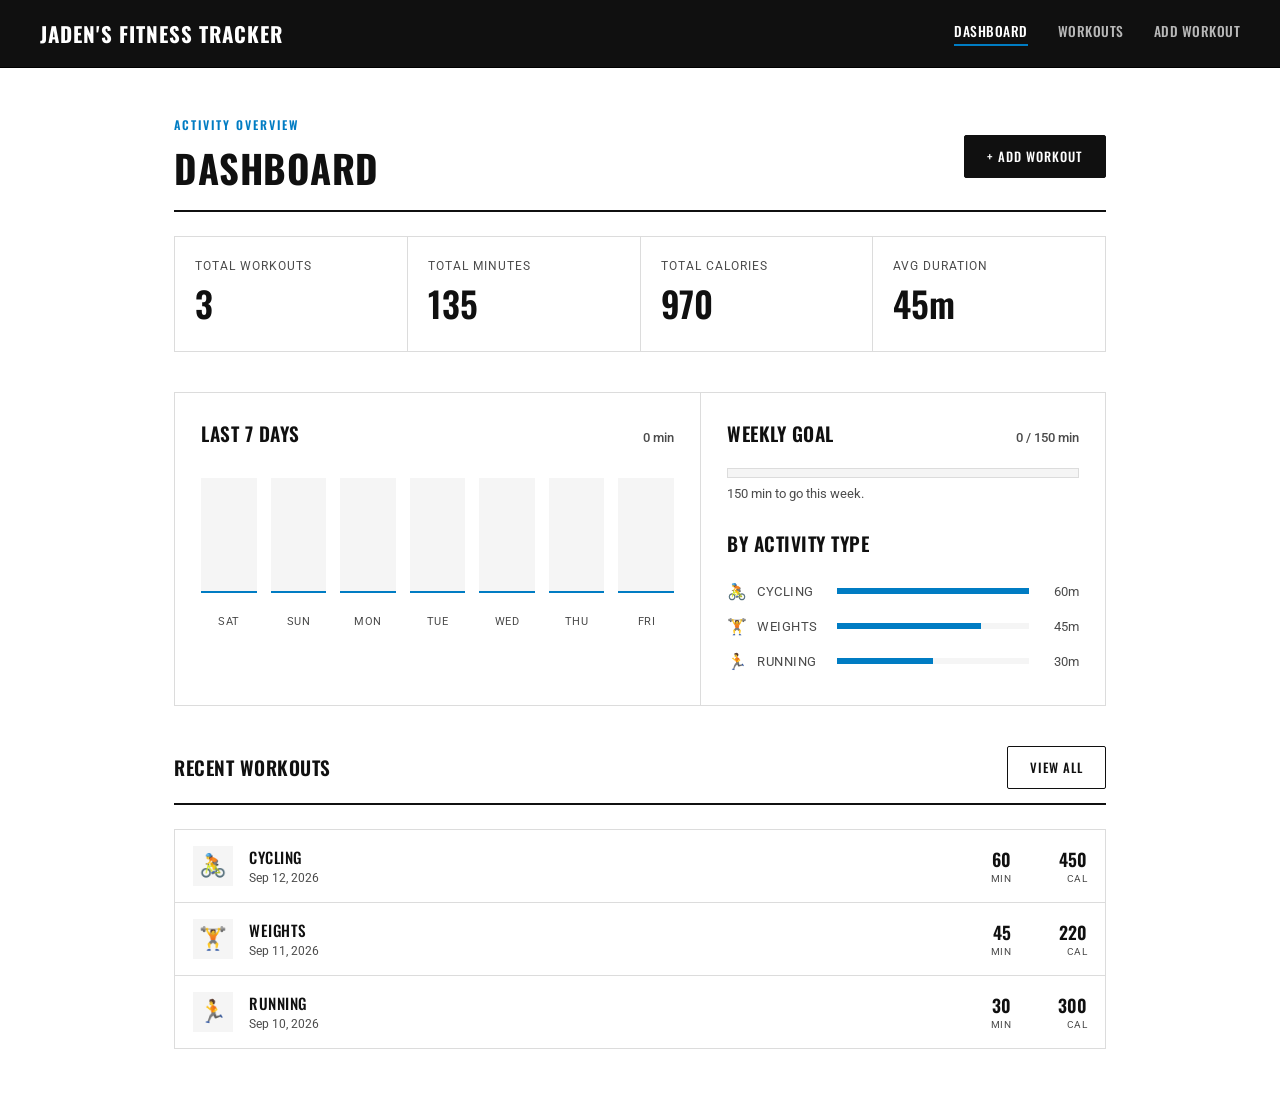
<file: index.html>
<!DOCTYPE html>
<html lang="en">
<head>
<meta charset="UTF-8">
<title>Fitness Tracker - Dashboard</title>
<link rel="stylesheet" href="style.css">
</head>
<body>

<nav>
  <span class="brand">Jaden's Fitness Tracker</span>
  <a href="index.html" class="active">Dashboard</a>
  <a href="workouts.html">Workouts</a>
  <a href="workout-form.html">Add Workout</a>
</nav>

<main>
  <div class="top-bar">
    <div>
      <div class="eyebrow">Activity Overview</div>
      <h1 style="margin:0;">Dashboard</h1>
    </div>
    <a href="workout-form.html" class="btn">+ Add Workout</a>
  </div>

  <div class="stats-grid">
    <div class="stat-card">
      <div class="label">Total Workouts</div>
      <div class="value" id="stat-count">0</div>
    </div>
    <div class="stat-card">
      <div class="label">Total Minutes</div>
      <div class="value" id="stat-minutes">0</div>
    </div>
    <div class="stat-card">
      <div class="label">Total Calories</div>
      <div class="value" id="stat-calories">0</div>
    </div>
    <div class="stat-card">
      <div class="label">Avg Duration</div>
      <div class="value" id="stat-avg">0</div>
    </div>
  </div>

  <div class="dash-grid">

    <div class="panel">
      <div class="panel-head">
        <h2>Last 7 Days</h2>
        <span class="panel-sub" id="week-total">0 min</span>
      </div>
      <div class="bar-chart" id="week-chart"></div>
    </div>

    <div class="panel">
      <div class="panel-head">
        <h2>Weekly Goal</h2>
        <span class="panel-sub" id="goal-label">0 / 150 min</span>
      </div>
      <div class="goal-track">
        <div class="goal-fill" id="goal-fill"></div>
      </div>
      <div class="goal-note" id="goal-note"></div>

      <h2 style="margin-top:28px;">By Activity Type</h2>
      <div id="type-breakdown"></div>
    </div>

  </div>

  <div class="top-bar" style="margin-top:40px;">
    <h2 style="margin:0;">Recent Workouts</h2>
    <a href="workouts.html" class="btn btn-secondary">View All</a>
  </div>

  <div id="recent-list"></div>
  <p class="empty" id="empty-msg" style="display:none;">No workouts logged yet. Add your first one!</p>
</main>

<script src="app.js"></script>
<script>
  seedIfEmpty();
  const ICONS = {
    Running: '🏃', Cycling: '🚴', Weights: '🏋️', Yoga: '🧘', Swimming: '🏊', Other: '⚡'
  };

  const workouts = getWorkouts().sort((a, b) => new Date(b.date) - new Date(a.date));

  // --- Top stat cards ---
  document.getElementById('stat-count').textContent = workouts.length;
  const totalMinutes = workouts.reduce((sum, w) => sum + Number(w.duration), 0);
  const totalCalories = workouts.reduce((sum, w) => sum + Number(w.calories || 0), 0);
  document.getElementById('stat-minutes').textContent = totalMinutes;
  document.getElementById('stat-calories').textContent = totalCalories;
  document.getElementById('stat-avg').textContent = workouts.length
    ? Math.round(totalMinutes / workouts.length) + 'm'
    : '0m';

  // --- Last 7 days bar chart ---
  const days = [];
  for (let i = 6; i >= 0; i--) {
    const d = new Date();
    d.setDate(d.getDate() - i);
    days.push(d.toISOString().split('T')[0]);
  }
  const minutesByDay = days.map(day =>
    workouts.filter(w => w.date === day).reduce((sum, w) => sum + Number(w.duration), 0)
  );
  const weekTotal = minutesByDay.reduce((a, b) => a + b, 0);
  document.getElementById('week-total').textContent = weekTotal + ' min';

  const maxMin = Math.max(...minutesByDay, 30);
  const chart = document.getElementById('week-chart');
  days.forEach((day, i) => {
    const pct = Math.round((minutesByDay[i] / maxMin) * 100);
    const label = new Date(day + 'T00:00:00').toLocaleDateString('en-US', { weekday: 'short' });
    const col = document.createElement('div');
    col.className = 'bar-col';
    col.innerHTML = `
      <div class="bar-track">
        <div class="bar-fill" style="height:${pct}%"></div>
      </div>
      <div class="bar-val">${minutesByDay[i] || ''}</div>
      <div class="bar-label">${label}</div>`;
    chart.appendChild(col);
  });

  // --- Weekly goal ---
  const GOAL = 150;
  const goalPct = Math.min(100, Math.round((weekTotal / GOAL) * 100));
  document.getElementById('goal-label').textContent = `${weekTotal} / ${GOAL} min`;
  document.getElementById('goal-fill').style.width = goalPct + '%';
  document.getElementById('goal-note').textContent = weekTotal >= GOAL
    ? 'Goal reached this week. Great work.'
    : `${GOAL - weekTotal} min to go this week.`;

  // --- By type breakdown ---
  const byType = {};
  workouts.forEach(w => { byType[w.type] = (byType[w.type] || 0) + Number(w.duration); });
  const typeEl = document.getElementById('type-breakdown');
  const typeEntries = Object.entries(byType).sort((a, b) => b[1] - a[1]);
  if (typeEntries.length === 0) {
    typeEl.innerHTML = '<p class="empty" style="padding:16px 0;">No data yet</p>';
  } else {
    const maxType = typeEntries[0][1];
    typeEntries.forEach(([type, mins]) => {
      const row = document.createElement('div');
      row.className = 'type-row';
      row.innerHTML = `
        <span class="type-icon">${ICONS[type] || '⚡'}</span>
        <span class="type-name">${type}</span>
        <div class="type-track"><div class="type-fill" style="width:${Math.round((mins / maxType) * 100)}%"></div></div>
        <span class="type-mins">${mins}m</span>`;
      typeEl.appendChild(row);
    });
  }

  // --- Recent workouts as cards ---
  const list = document.getElementById('recent-list');
  if (workouts.length === 0) {
    document.getElementById('empty-msg').style.display = 'block';
  } else {
    workouts.slice(0, 5).forEach(w => {
      const item = document.createElement('div');
      item.className = 'activity-row';
      item.innerHTML = `
        <span class="activity-icon">${ICONS[w.type] || '⚡'}</span>
        <div class="activity-main">
          <div class="activity-type">${w.type}</div>
          <div class="activity-date">${new Date(w.date + 'T00:00:00').toLocaleDateString('en-US', { month: 'short', day: 'numeric', year: 'numeric' })}</div>
        </div>
        <div class="activity-metric"><span>${w.duration}</span><small>min</small></div>
        <div class="activity-metric"><span>${w.calories || 0}</span><small>cal</small></div>`;
      list.appendChild(item);
    });
  }
</script>

</body>
</html>
</file>
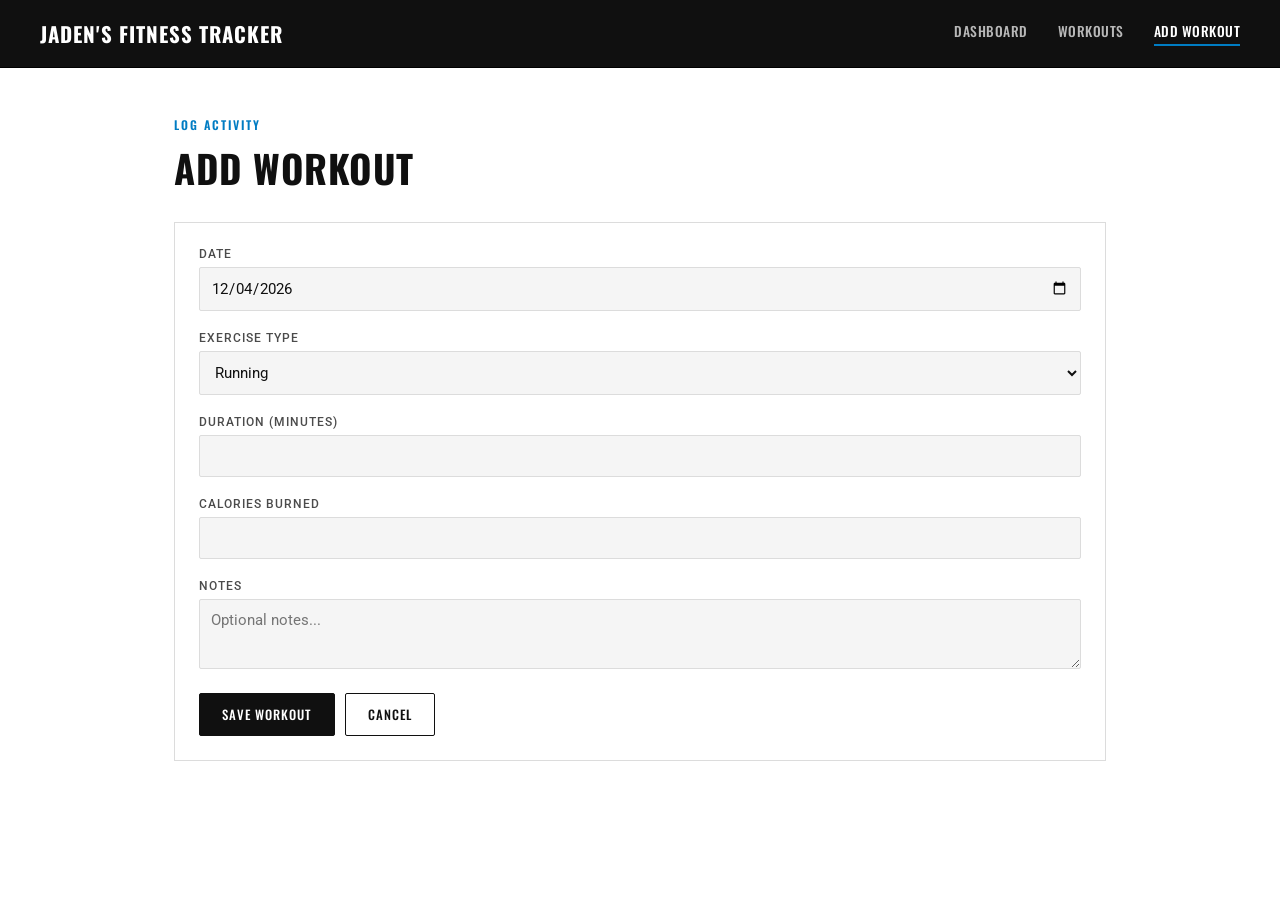
<file: workout-form.html>
<!DOCTYPE html>
<html lang="en">
<head>
<meta charset="UTF-8">
<title>Fitness Tracker - Add/Edit Workout</title>
<link rel="stylesheet" href="style.css">
</head>
<body>

<nav>
  <span class="brand">Jaden's Fitness Tracker</span>
  <a href="index.html">Dashboard</a>
  <a href="workouts.html">Workouts</a>
  <a href="workout-form.html" class="active">Add Workout</a>
</nav>

<main>
  <div class="eyebrow">Log Activity</div>
  <h1 id="form-title">Add Workout</h1>

  <div class="card">
    <form id="workout-form">
      <label for="date">Date</label>
      <input type="date" id="date" required>

      <label for="type">Exercise Type</label>
      <select id="type" required>
        <option value="Running">Running</option>
        <option value="Cycling">Cycling</option>
        <option value="Weights">Weights</option>
        <option value="Yoga">Yoga</option>
        <option value="Swimming">Swimming</option>
        <option value="Other">Other</option>
      </select>

      <label for="duration">Duration (minutes)</label>
      <input type="number" id="duration" min="1" required>

      <label for="calories">Calories Burned</label>
      <input type="number" id="calories" min="0">

      <label for="notes">Notes</label>
      <textarea id="notes" placeholder="Optional notes..."></textarea>

      <div class="form-actions">
        <button type="submit" class="btn" id="submit-btn">Save Workout</button>
        <a href="workouts.html" class="btn btn-secondary">Cancel</a>
      </div>
    </form>
  </div>
</main>

<script src="app.js"></script>
<script>
  const params = new URLSearchParams(window.location.search);
  const editId = params.get('id');

  if (editId) {
    const w = getWorkoutById(editId);
    if (w) {
      document.getElementById('form-title').textContent = 'Edit Workout';
      document.getElementById('submit-btn').textContent = 'Update Workout';
      document.getElementById('date').value = w.date;
      document.getElementById('type').value = w.type;
      document.getElementById('duration').value = w.duration;
      document.getElementById('calories').value = w.calories || '';
      document.getElementById('notes').value = w.notes || '';
    }
  } else {
    document.getElementById('date').value = new Date().toISOString().split('T')[0];
  }

  document.getElementById('workout-form').addEventListener('submit', function (e) {
    e.preventDefault();
    const data = {
      date: document.getElementById('date').value,
      type: document.getElementById('type').value,
      duration: Number(document.getElementById('duration').value),
      calories: Number(document.getElementById('calories').value) || 0,
      notes: document.getElementById('notes').value.trim(),
    };

    if (editId) {
      updateWorkout(editId, data);
    } else {
      addWorkout(data);
    }
    window.location.href = 'workouts.html';
  });
</script>

</body>
</html>
</file>
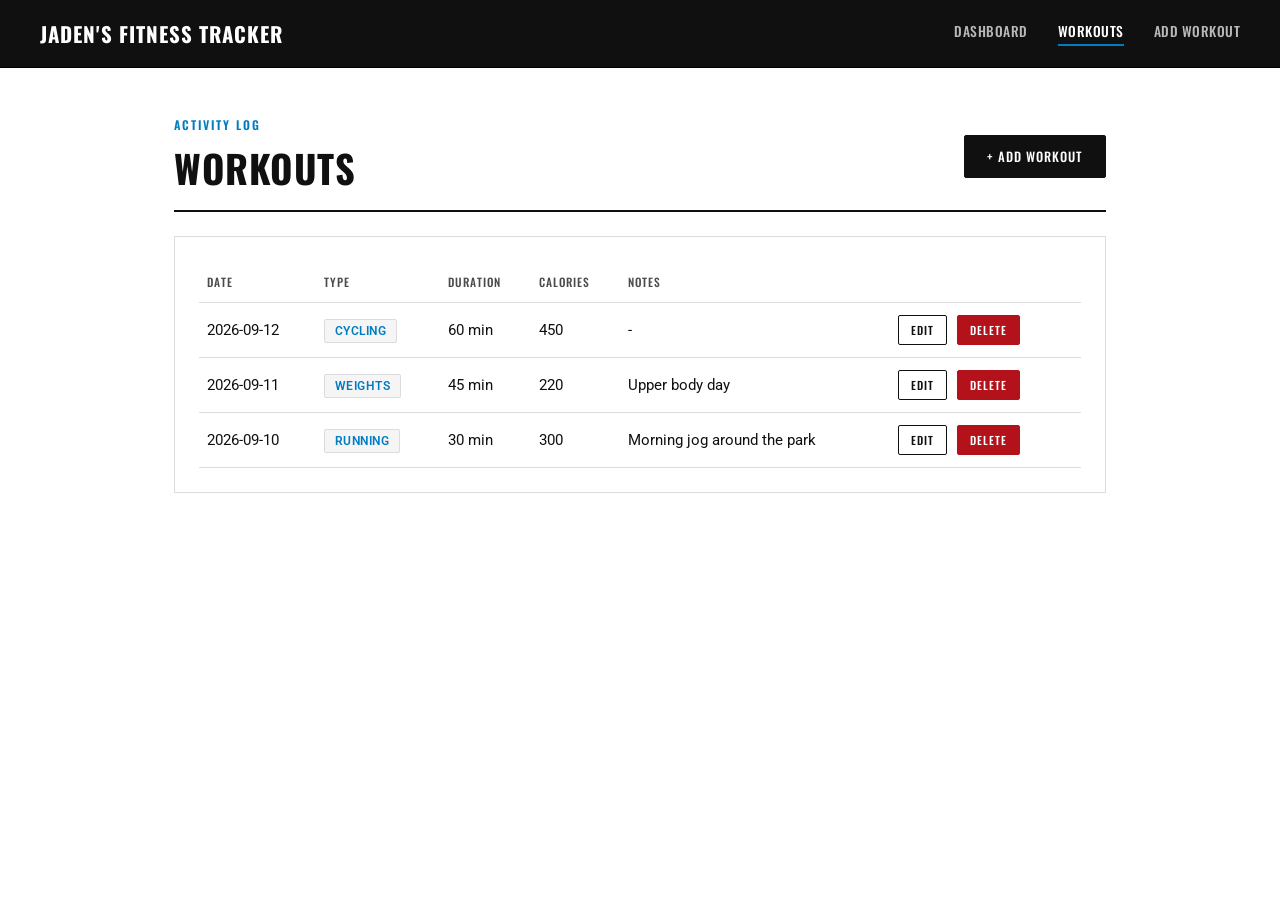
<file: workouts.html>
<!DOCTYPE html>
<html lang="en">
<head>
<meta charset="UTF-8">
<title>Fitness Tracker - Workouts</title>
<link rel="stylesheet" href="style.css">
</head>
<body>

<nav>
  <span class="brand">Jaden's Fitness Tracker</span>
  <a href="index.html">Dashboard</a>
  <a href="workouts.html" class="active">Workouts</a>
  <a href="workout-form.html">Add Workout</a>
</nav>

<main>
  <div class="top-bar">
    <div>
      <div class="eyebrow">Activity Log</div>
      <h1 style="margin:0;">Workouts</h1>
    </div>
    <a href="workout-form.html" class="btn">+ Add Workout</a>
  </div>

  <div class="card">
    <table>
      <thead>
        <tr>
          <th>Date</th><th>Type</th><th>Duration</th><th>Calories</th><th>Notes</th><th></th>
        </tr>
      </thead>
      <tbody id="workout-body"></tbody>
    </table>
    <p class="empty" id="empty-msg" style="display:none;">No workouts yet. Add your first one!</p>
  </div>
</main>

<script src="app.js"></script>
<script>
  seedIfEmpty();

  function render() {
    const workouts = getWorkouts().sort((a, b) => new Date(b.date) - new Date(a.date));
    const body = document.getElementById('workout-body');
    body.innerHTML = '';

    if (workouts.length === 0) {
      document.getElementById('empty-msg').style.display = 'block';
      return;
    }
    document.getElementById('empty-msg').style.display = 'none';

    workouts.forEach(w => {
      const row = document.createElement('tr');
      row.innerHTML = `
        <td>${w.date}</td>
        <td><span class="tag">${w.type}</span></td>
        <td>${w.duration} min</td>
        <td>${w.calories || 0}</td>
        <td>${w.notes || '-'}</td>
        <td>
          <a class="btn btn-secondary btn-sm" href="workout-form.html?id=${w.id}">Edit</a>
          <button class="btn btn-danger btn-sm" onclick="handleDelete('${w.id}')">Delete</button>
        </td>`;
      body.appendChild(row);
    });
  }

  function handleDelete(id) {
    if (confirm('Delete this workout?')) {
      deleteWorkout(id);
      render();
    }
  }

  render();
</script>

</body>
</html>
</file>
<file: style.css>
@import url('https://fonts.googleapis.com/css2?family=Oswald:wght@400;500;600;700&family=Roboto:wght@400;500;700&display=swap');

:root {
  --bg: #ffffff;
  --ink: #101010;
  --ink-soft: #4b4b4b;
  --hairline: #dcdcdc;
  --accent: #007cc3;
  --flag: #b3121b;
  --surface: #f5f5f5;
}

* { box-sizing: border-box; }

body {
  margin: 0;
  font-family: 'Roboto', system-ui, sans-serif;
  background: var(--bg);
  color: var(--ink);
}

h1, h2, h3, .brand, nav a, .btn, .eyebrow, th {
  font-family: 'Oswald', sans-serif;
}

nav {
  display: flex;
  align-items: center;
  gap: 30px;
  padding: 18px 40px;
  background: var(--ink);
  border-bottom: 1px solid #000;
}

nav .brand {
  font-weight: 700;
  font-size: 1.3rem;
  letter-spacing: 1px;
  color: #fff;
  margin-right: auto;
  text-transform: uppercase;
}

nav a {
  color: #b8b8b8;
  text-decoration: none;
  font-size: 0.85rem;
  text-transform: uppercase;
  letter-spacing: 0.5px;
  font-weight: 500;
  padding-bottom: 3px;
  border-bottom: 2px solid transparent;
}

nav a.active, nav a:hover {
  color: #fff;
  border-bottom: 2px solid var(--accent);
}

main {
  max-width: 980px;
  margin: 0 auto;
  padding: 48px 24px;
}

.eyebrow {
  text-transform: uppercase;
  letter-spacing: 2px;
  font-size: 0.75rem;
  color: var(--accent);
  font-weight: 600;
  margin-bottom: 6px;
}

h1 {
  margin-top: 0;
  font-size: 2.4rem;
  font-weight: 700;
  text-transform: uppercase;
  letter-spacing: 0.5px;
}

h2 {
  font-weight: 600;
  text-transform: uppercase;
  font-size: 1.2rem;
  letter-spacing: 0.5px;
}

.stats-grid {
  display: grid;
  grid-template-columns: repeat(auto-fit, minmax(180px, 1fr));
  gap: 1px;
  background: var(--hairline);
  border: 1px solid var(--hairline);
  margin-bottom: 40px;
}

.stat-card {
  background: var(--bg);
  padding: 22px 20px;
}

.stat-card .label {
  color: var(--ink-soft);
  font-size: 0.75rem;
  text-transform: uppercase;
  letter-spacing: 1px;
}

.stat-card .value {
  font-family: 'Oswald', sans-serif;
  font-size: 2.2rem;
  font-weight: 600;
  color: var(--ink);
  margin-top: 4px;
}

.card {
  background: var(--bg);
  border: 1px solid var(--hairline);
  padding: 24px;
}

table {
  width: 100%;
  border-collapse: collapse;
}

th, td {
  text-align: left;
  padding: 12px 8px;
  border-bottom: 1px solid var(--hairline);
  font-size: 0.92rem;
}

th {
  color: var(--ink-soft);
  font-weight: 500;
  text-transform: uppercase;
  font-size: 0.72rem;
  letter-spacing: 1px;
}

.btn {
  display: inline-block;
  padding: 11px 22px;
  border-radius: 2px;
  border: 1px solid var(--ink);
  cursor: pointer;
  font-size: 0.8rem;
  text-decoration: none;
  text-transform: uppercase;
  letter-spacing: 1px;
  font-weight: 500;
  color: #fff;
  background: var(--ink);
  transition: background 0.15s ease, color 0.15s ease;
}

.btn:hover { background: var(--accent); border-color: var(--accent); }

.btn-secondary {
  background: transparent;
  border: 1px solid var(--ink);
  color: var(--ink);
}
.btn-secondary:hover { background: var(--ink); color: #fff; border-color: var(--ink); }

.btn-danger { background: var(--flag); border-color: var(--flag); }
.btn-danger:hover { background: #8f0e15; border-color: #8f0e15; }
.btn-sm { padding: 6px 12px; font-size: 0.7rem; margin-right: 6px; }

.top-bar {
  display: flex;
  justify-content: space-between;
  align-items: center;
  margin-bottom: 24px;
  border-bottom: 2px solid var(--ink);
  padding-bottom: 14px;
}

.empty {
  color: var(--ink-soft);
  text-align: center;
  padding: 50px 0;
  text-transform: uppercase;
  font-size: 0.8rem;
  letter-spacing: 1px;
}

form label {
  display: block;
  margin-bottom: 6px;
  font-size: 0.72rem;
  color: var(--ink-soft);
  text-transform: uppercase;
  letter-spacing: 1px;
  font-weight: 500;
}

form input, form select, form textarea {
  width: 100%;
  padding: 11px;
  margin-bottom: 20px;
  border-radius: 2px;
  border: 1px solid var(--hairline);
  background: var(--surface);
  color: var(--ink);
  font-size: 0.95rem;
  font-family: 'Roboto', sans-serif;
}

form input:focus, form select:focus, form textarea:focus {
  outline: none;
  border-color: var(--accent);
  background: #fff;
}

form textarea { resize: vertical; min-height: 70px; }

.form-actions {
  display: flex;
  gap: 10px;
}

.dash-grid {
  display: grid;
  grid-template-columns: 1.3fr 1fr;
  gap: 1px;
  background: var(--hairline);
  border: 1px solid var(--hairline);
}

.panel {
  background: var(--bg);
  padding: 26px;
}

.panel-head {
  display: flex;
  justify-content: space-between;
  align-items: baseline;
  margin-bottom: 20px;
}

.panel-head h2 { margin: 0; }

.panel-sub {
  font-size: 0.8rem;
  color: var(--ink-soft);
  font-weight: 500;
}

/* weekly bar chart */
.bar-chart {
  display: flex;
  align-items: flex-end;
  gap: 14px;
  height: 160px;
  padding-top: 10px;
}

.bar-col {
  flex: 1;
  display: flex;
  flex-direction: column;
  align-items: center;
  height: 100%;
}

.bar-track {
  flex: 1;
  width: 100%;
  display: flex;
  align-items: flex-end;
  background: var(--surface);
}

.bar-fill {
  width: 100%;
  background: var(--accent);
  min-height: 2px;
  transition: height 0.3s ease;
}

.bar-val {
  font-size: 0.7rem;
  color: var(--ink-soft);
  margin-top: 6px;
  min-height: 14px;
}

.bar-label {
  font-size: 0.7rem;
  text-transform: uppercase;
  letter-spacing: 0.5px;
  color: var(--ink-soft);
  margin-top: 2px;
}

/* weekly goal */
.goal-track {
  width: 100%;
  height: 10px;
  background: var(--surface);
  border: 1px solid var(--hairline);
}

.goal-fill {
  height: 100%;
  background: var(--accent);
  transition: width 0.3s ease;
}

.goal-note {
  margin-top: 8px;
  font-size: 0.8rem;
  color: var(--ink-soft);
}

/* type breakdown */
.type-row {
  display: flex;
  align-items: center;
  gap: 10px;
  padding: 8px 0;
}

.type-icon { font-size: 1rem; width: 20px; }

.type-name {
  width: 70px;
  font-size: 0.82rem;
  text-transform: uppercase;
  letter-spacing: 0.5px;
  color: var(--ink-soft);
}

.type-track {
  flex: 1;
  height: 6px;
  background: var(--surface);
}

.type-fill {
  height: 100%;
  background: var(--accent);
}

.type-mins {
  width: 40px;
  text-align: right;
  font-size: 0.8rem;
  color: var(--ink-soft);
}

/* recent activity rows */
.activity-row {
  display: flex;
  align-items: center;
  gap: 16px;
  padding: 16px 18px;
  border: 1px solid var(--hairline);
  border-top: none;
  background: var(--bg);
}

.activity-row:first-child { border-top: 1px solid var(--hairline); }

.activity-icon {
  font-size: 1.4rem;
  width: 40px;
  height: 40px;
  display: flex;
  align-items: center;
  justify-content: center;
  background: var(--surface);
}

.activity-main { flex: 1; }

.activity-type {
  font-family: 'Oswald', sans-serif;
  text-transform: uppercase;
  letter-spacing: 0.5px;
  font-weight: 500;
  font-size: 0.95rem;
}

.activity-date {
  font-size: 0.78rem;
  color: var(--ink-soft);
  margin-top: 2px;
}

.activity-metric {
  text-align: right;
  min-width: 60px;
}

.activity-metric span {
  font-family: 'Oswald', sans-serif;
  font-size: 1.1rem;
  font-weight: 600;
}

.activity-metric small {
  display: block;
  font-size: 0.65rem;
  text-transform: uppercase;
  color: var(--ink-soft);
  letter-spacing: 0.5px;
}

@media (max-width: 720px) {
  .dash-grid { grid-template-columns: 1fr; }
}

.tag {
  padding: 4px 10px;
  border-radius: 2px;
  background: var(--surface);
  border: 1px solid var(--hairline);
  font-size: 0.72rem;
  text-transform: uppercase;
  letter-spacing: 0.5px;
  color: var(--accent);
  font-weight: 600;
}
</file>
